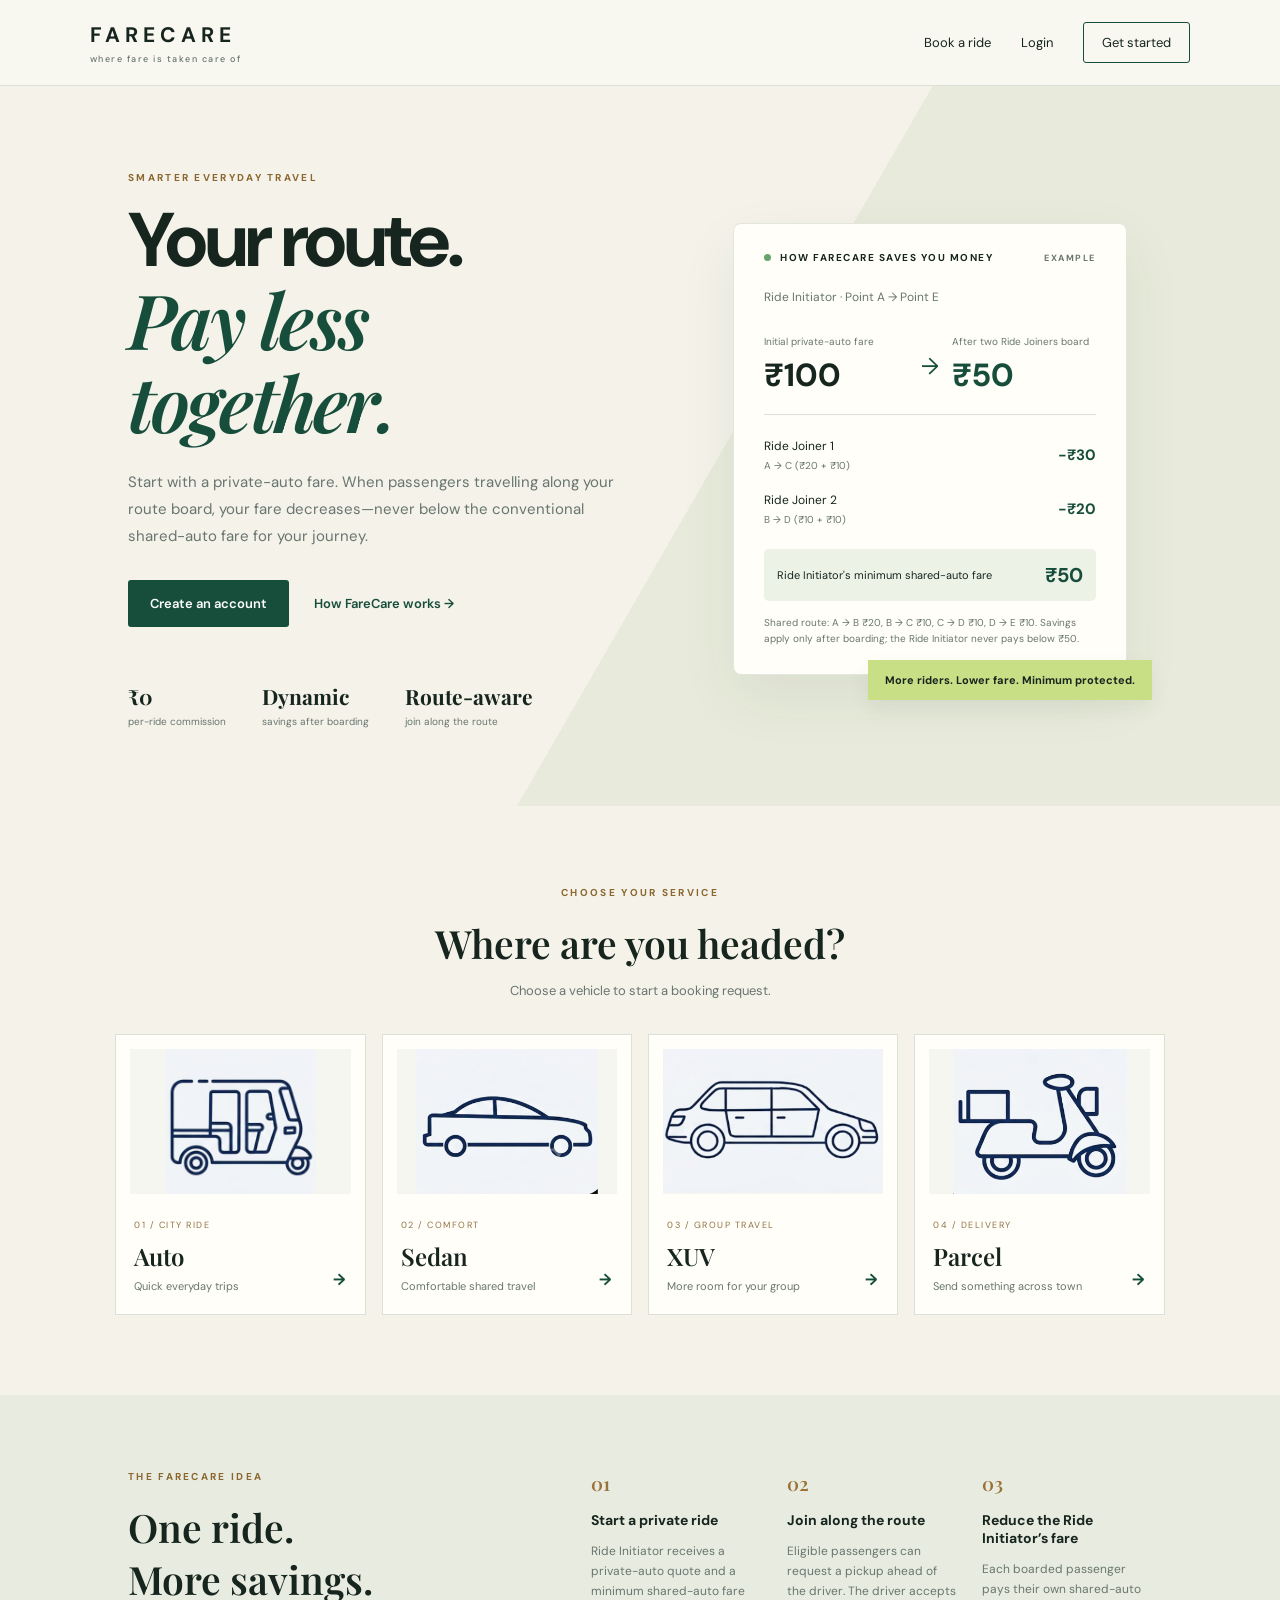
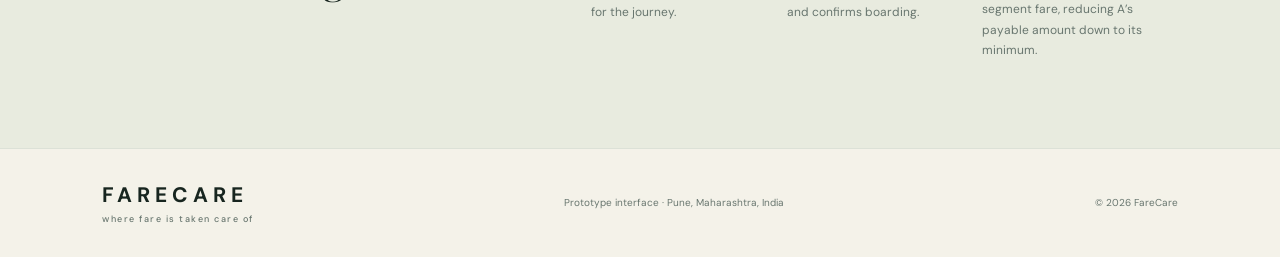
<file: frontend/index.html>
<!doctype html>
<html lang="en">
<head>
  <meta charset="utf-8"><meta name="viewport" content="width=device-width,initial-scale=1">
  <title>FareCare — where fare is taken care of</title>
  <link rel="stylesheet" href="css/style.css">
</head>
<body>
<header class="topbar">
  <a class="brand" href="index.html">FARECARE<span>where fare is taken care of</span></a>
  <nav><a href="#rides">Book a ride</a><a href="login.html">Login</a><a class="nav-cta" href="signup.html">Get started</a></nav>
</header>
<main>
  <section class="hero">
    <div class="hero-copy">
      <p class="eyebrow">SMARTER EVERYDAY TRAVEL</p>
      <h1>Your route.<br><em>Pay less together.</em></h1>
      <p class="lead">Start with a private-auto fare. When passengers travelling along your route board, your fare decreases—never below the conventional shared-auto fare for your journey.</p>
      <div class="hero-actions"><a class="btn" href="signup.html">Create an account</a><a class="text-link" href="#how">How FareCare works →</a></div>
      <div class="hero-stats"><div><strong>₹0</strong><span>per-ride commission</span></div><div><strong>Dynamic</strong><span>savings after boarding</span></div><div><strong>Route-aware</strong><span>join along the route</span></div></div>
    </div>
    <div class="hero-art">
      <div class="route-card fare-story">
        <div class="route-head"><span class="live-dot"></span> HOW FARECARE SAVES YOU MONEY <span class="muted">EXAMPLE</span></div>
        <p class="fare-story-caption">Ride Initiator · Point A → Point E</p>
        <div class="fare-before-after"><div><small>Initial private-auto fare</small><strong>₹100</strong></div><span class="fare-arrow" aria-hidden="true">→</span><div><small>After two Ride Joiners board</small><strong class="fare-reduced">₹50</strong></div></div>
        <div class="fare-joiners"><div><span>Ride Joiner 1 <small>A → C (₹20 + ₹10)</small></span><b>−₹30</b></div><div><span>Ride Joiner 2 <small>B → D (₹10 + ₹10)</small></span><b>−₹20</b></div></div>
        <div class="fare-floor"><span>Ride Initiator's minimum shared-auto fare</span><strong>₹50</strong></div>
        <p class="fare-rule">Shared route: A → B ₹20, B → C ₹10, C → D ₹10, D → E ₹10. Savings apply only after boarding; the Ride Initiator never pays below ₹50.</p>
      </div>
      <div class="floating-note">More riders. Lower fare. Minimum protected.</div>
    </div>
  </section>
  <section id="rides" class="section">
    <div class="section-heading"><p class="eyebrow">CHOOSE YOUR SERVICE</p><h2>Where are you headed?</h2><p>Choose a vehicle to start a booking request.</p></div>
    <div class="vehicle-grid">
      <a class="vehicle-card" href="booking.html?vehicle=auto"><img src="images/Auto.png" alt="Auto rickshaw"><div><span>01 / CITY RIDE</span><h3>Auto</h3><p>Quick everyday trips</p></div><b>→</b></a>
      <a class="vehicle-card" href="booking.html?vehicle=sedan"><img src="images/Sedan.png" alt="Sedan"><div><span>02 / COMFORT</span><h3>Sedan</h3><p>Comfortable shared travel</p></div><b>→</b></a>
      <a class="vehicle-card" href="booking.html?vehicle=xuv"><img src="images/XUV.png" alt="SUV"><div><span>03 / GROUP TRAVEL</span><h3>XUV</h3><p>More room for your group</p></div><b>→</b></a>
      <a class="vehicle-card" href="booking.html?vehicle=parcel"><img src="images/Parcel.png" alt="Parcel delivery"><div><span>04 / DELIVERY</span><h3>Parcel</h3><p>Send something across town</p></div><b>→</b></a>
    </div>
  </section>
  <section id="how" class="how-section"><div><p class="eyebrow">THE FARECARE IDEA</p><h2>One ride.<br>More savings.</h2></div><div class="how-steps"><article><b>01</b><h3>Start a private ride</h3><p>Ride Initiator receives a private-auto quote and a minimum shared-auto fare for the journey.</p></article><article><b>02</b><h3>Join along the route</h3><p>Eligible passengers can request a pickup ahead of the driver. The driver accepts and confirms boarding.</p></article><article><b>03</b><h3>Reduce the Ride Initiator’s fare</h3><p>Each boarded passenger pays their own shared-auto segment fare, reducing A’s payable amount down to its minimum.</p></article></div></section>
</main>
<footer><div class="brand">FARECARE<span>where fare is taken care of</span></div><p>Prototype interface · Pune, Maharashtra, India</p><p>© 2026 FareCare</p></footer>
<script src="js/app.js"></script>
</body></html>
</file>
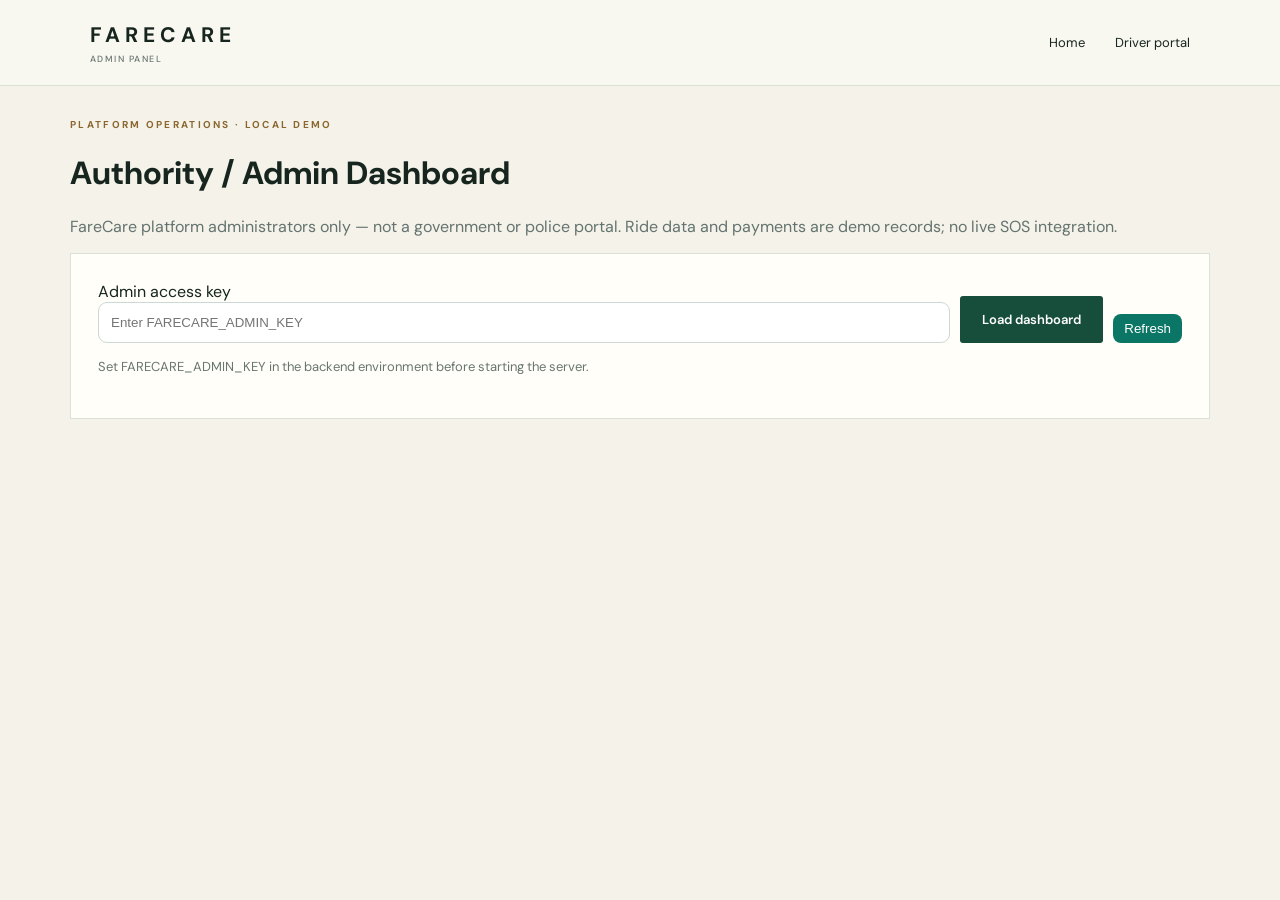
<file: frontend/admin.html>
<!doctype html><html lang="en"><head><meta charset="utf-8"><meta name="viewport" content="width=device-width,initial-scale=1"><title>FareCare · Admin</title><link rel="stylesheet" href="css/style.css"><style>
.admin-shell{max-width:1180px;margin:32px auto;padding:0 20px}.admin-grid{display:grid;grid-template-columns:repeat(auto-fit,minmax(175px,1fr));gap:15px;margin:22px 0}.metric{background:#fff;border:1px solid #dce6e5;border-radius:14px;padding:18px}.metric strong{display:block;font-size:27px;color:#075d51;margin-top:8px}.metric small{color:#576b68}.admin-table{width:100%;border-collapse:collapse;min-width:650px}.admin-table th,.admin-table td{text-align:left;padding:12px;border-bottom:1px solid #e1e9e7;font-size:14px}.admin-table th{background:#edf6f3}.admin-scroll{overflow:auto}.admin-actions{display:flex;gap:10px;flex-wrap:wrap;align-items:end}.admin-actions label{flex:1;min-width:220px}.admin-actions input{width:100%;padding:12px;border:1px solid #cbd8d5;border-radius:9px}.smallbtn{padding:7px 11px;border:0;border-radius:8px;background:#0b7665;color:white;cursor:pointer}.smallbtn.warn{background:#b45309}.status{font-weight:600}.admin-muted{color:#64736f}.admin-error{color:#a52a2a}.admin-ok{color:#08765b}
</style></head><body><header class="topbar"><a class="brand" href="index.html">FARECARE<span>ADMIN PANEL</span></a><nav><a href="index.html">Home</a><a href="driver.html">Driver portal</a></nav></header>
<main class="admin-shell"><p class="eyebrow">PLATFORM OPERATIONS · LOCAL DEMO</p><h1>Authority / Admin Dashboard</h1><p class="admin-muted">FareCare platform administrators only — not a government or police portal. Ride data and payments are demo records; no live SOS integration.</p>
<section class="panel"><div class="admin-actions"><label>Admin access key<input type="password" id="key" autocomplete="off" placeholder="Enter FARECARE_ADMIN_KEY"></label><button class="btn" id="load">Load dashboard</button><button class="smallbtn" id="refresh">Refresh</button></div><p id="notice" aria-live="polite" class="admin-muted">Set FARECARE_ADMIN_KEY in the backend environment before starting the server.</p></section>
<div id="content" hidden><div class="admin-grid" id="metrics"></div><section class="panel" style="margin-bottom:20px"><h2>Driver verification & management</h2><p class="admin-muted">Approvals and suspensions are recorded in the backend. Document verification is not automated.</p><div class="admin-scroll"><table class="admin-table"><thead><tr><th>Driver</th><th>Vehicle</th><th>Status</th><th>Action</th></tr></thead><tbody id="drivers"></tbody></table></div></section>
<section class="panel" style="margin-bottom:20px"><h2>Driver daily fee & payment status</h2><p class="admin-muted">₹15 per approved driver per day · 0% ride commission · 3 missed-payment chances per month · ₹2 penalty after those chances. Records below are from the local backend.</p><div class="admin-grid" id="feeCounts"></div><div class="admin-scroll"><table class="admin-table"><thead><tr><th>Driver</th><th>Payment status</th><th>Charged</th><th>Paid</th><th>Outstanding</th><th>Missed chances used</th><th>Penalty days / amount</th><th>Last payment</th></tr></thead><tbody id="feeDrivers"></tbody></table></div><h3 style="margin-top:22px">Illustrative examples (not database records)</h3><p class="admin-muted">These sample cases are for explaining the fee policy to judges. They are not registered drivers or actual transactions.</p><div class="admin-scroll"><table class="admin-table"><thead><tr><th>Example</th><th>Scenario</th><th>Daily fee</th><th>Missed chances</th><th>Penalty</th><th>Example outstanding</th></tr></thead><tbody><tr><td>Example A</td><td>Paid today's fee</td><td>₹15</td><td>0 / 3</td><td>₹0</td><td>₹0</td></tr><tr><td>Example B</td><td>Today's fee unpaid</td><td>₹15</td><td>1 / 3 used</td><td>₹0</td><td>₹15</td></tr><tr><td>Example C</td><td>Three chances already used; one subsequent penalty day</td><td>₹15</td><td>3 / 3 used</td><td>₹2</td><td>₹17 for that day (plus any earlier dues)</td></tr></tbody></table></div></section>
<section class="panel" style="margin-bottom:20px"><h2>Ride monitoring</h2><p class="admin-muted">Latest 100 database rides. Click Refresh for updates.</p><div class="admin-scroll"><table class="admin-table"><thead><tr><th>Ride</th><th>Pickup → Drop-off</th><th>Status</th><th>Driver ID</th><th>Boarded</th><th>Fare</th></tr></thead><tbody id="rides"></tbody></table></div></section>
<section class="panel"><h2>SOS monitoring</h2><p class="admin-muted">Not connected. Emergency alerts, police notifications, and live location feeds are not implemented. Do not use this panel for real emergencies.</p></section></div></main><script src="js/admin.js"></script></body></html>
</file>
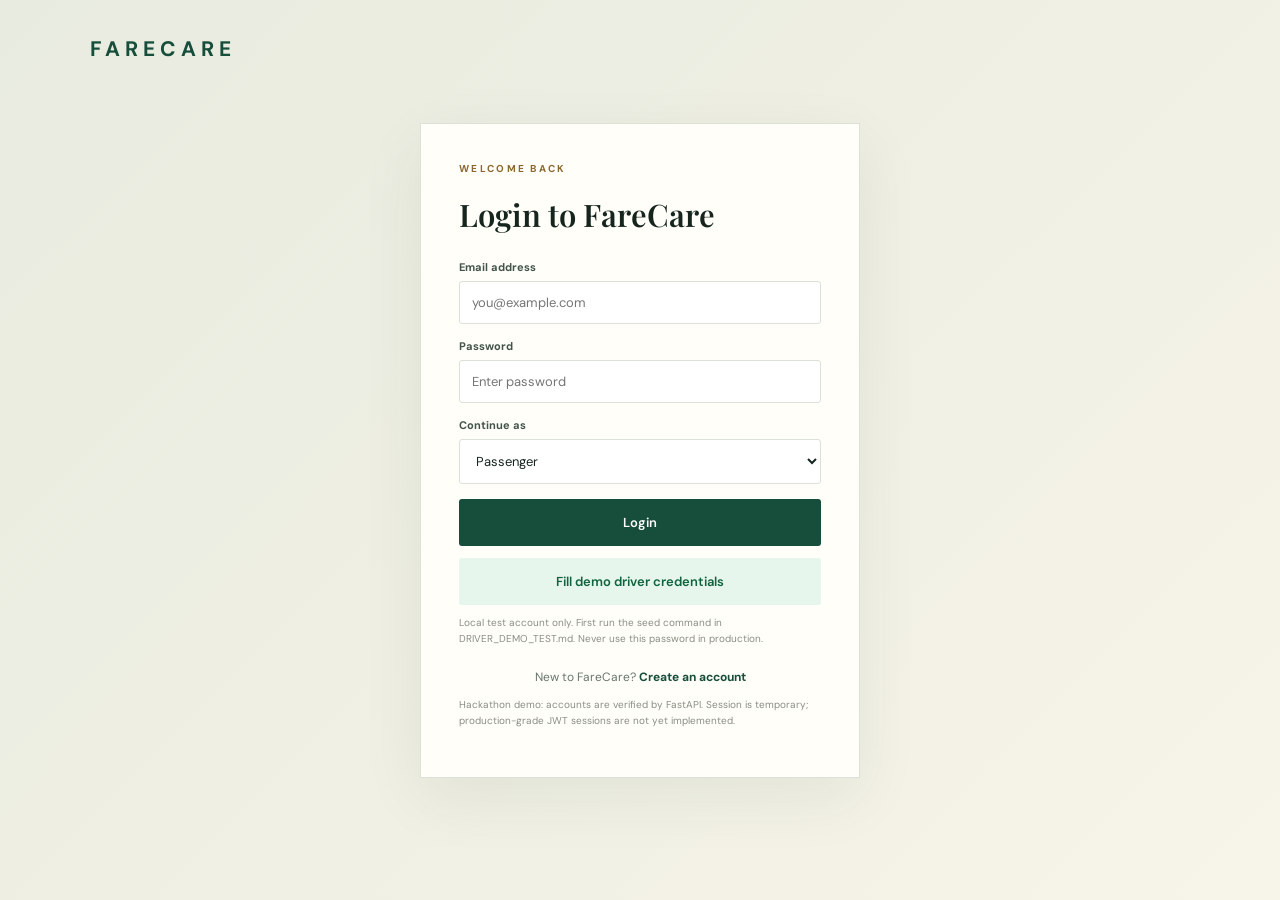
<file: frontend/login.html>
<!doctype html><html lang="en"><head><meta charset="utf-8"><meta name="viewport" content="width=device-width,initial-scale=1"><title>Login — FareCare</title><link rel="stylesheet" href="css/style.css"></head><body class="auth-page">
<a class="auth-brand" href="index.html">FARECARE</a><main class="auth-card"><p class="eyebrow">WELCOME BACK</p><h1>Login to FareCare</h1><form id="loginForm"><label>Email address<input id="email" type="email" required placeholder="you@example.com"></label><label>Password<input id="password" type="password" required minlength="6" placeholder="Enter password"></label><label>Continue as<select id="role"><option value="passenger">Passenger</option><option value="driver">Driver</option></select></label><button class="btn full" type="submit">Login</button></form><button type="button" class="btn full" id="fillDemoDriver" style="margin-top:12px;background:#e6f6ed;color:#11633d">Fill demo driver credentials</button><p class="demo-note">Local test account only. First run the seed command in DRIVER_DEMO_TEST.md. Never use this password in production.</p><p class="form-foot">New to FareCare? <a href="signup.html">Create an account</a></p><p id="message" class="message"></p><p class="demo-note">Hackathon demo: accounts are verified by FastAPI. Session is temporary; production-grade JWT sessions are not yet implemented.</p></main><script src="js/app.js"></script></body></html>
</file>
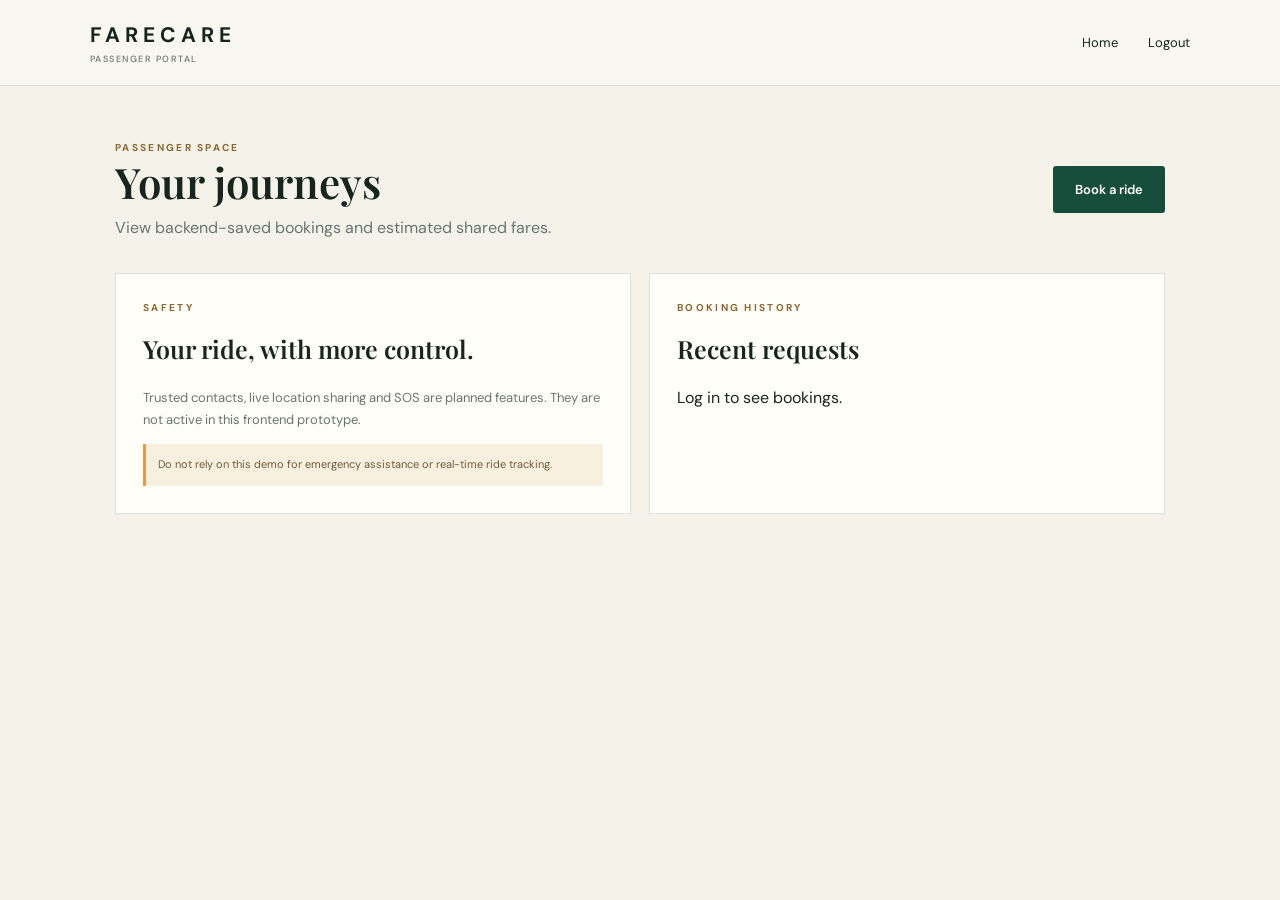
<file: frontend/passenger.html>
<!doctype html><html lang="en"><head><meta charset="utf-8"><meta name="viewport" content="width=device-width,initial-scale=1"><title>Passenger dashboard — FareCare</title><link rel="stylesheet" href="css/style.css"></head><body><header class="topbar"><a class="brand" href="index.html">FARECARE<span>PASSENGER PORTAL</span></a><nav><a href="index.html">Home</a><a href="login.html" id="logout">Logout</a></nav></header><main class="dashboard"><div class="dash-heading"><div><p class="eyebrow">PASSENGER SPACE</p><h1>Your journeys</h1><p class="muted">View backend-saved bookings and estimated shared fares.</p></div><a class="btn" href="index.html#rides">Book a ride</a></div><div class="dashboard-grid"><section class="panel"><p class="eyebrow">SAFETY</p><h2>Your ride, with more control.</h2><p>Trusted contacts, live location sharing and SOS are planned features. They are not active in this frontend prototype.</p><div class="notice">Do not rely on this demo for emergency assistance or real-time ride tracking.</div></section><section class="panel"><p class="eyebrow">BOOKING HISTORY</p><h2>Recent requests</h2><div id="bookingHistory" class="history-list"></div></section></div></main><script src="js/app.js"></script></body></html>
</file>
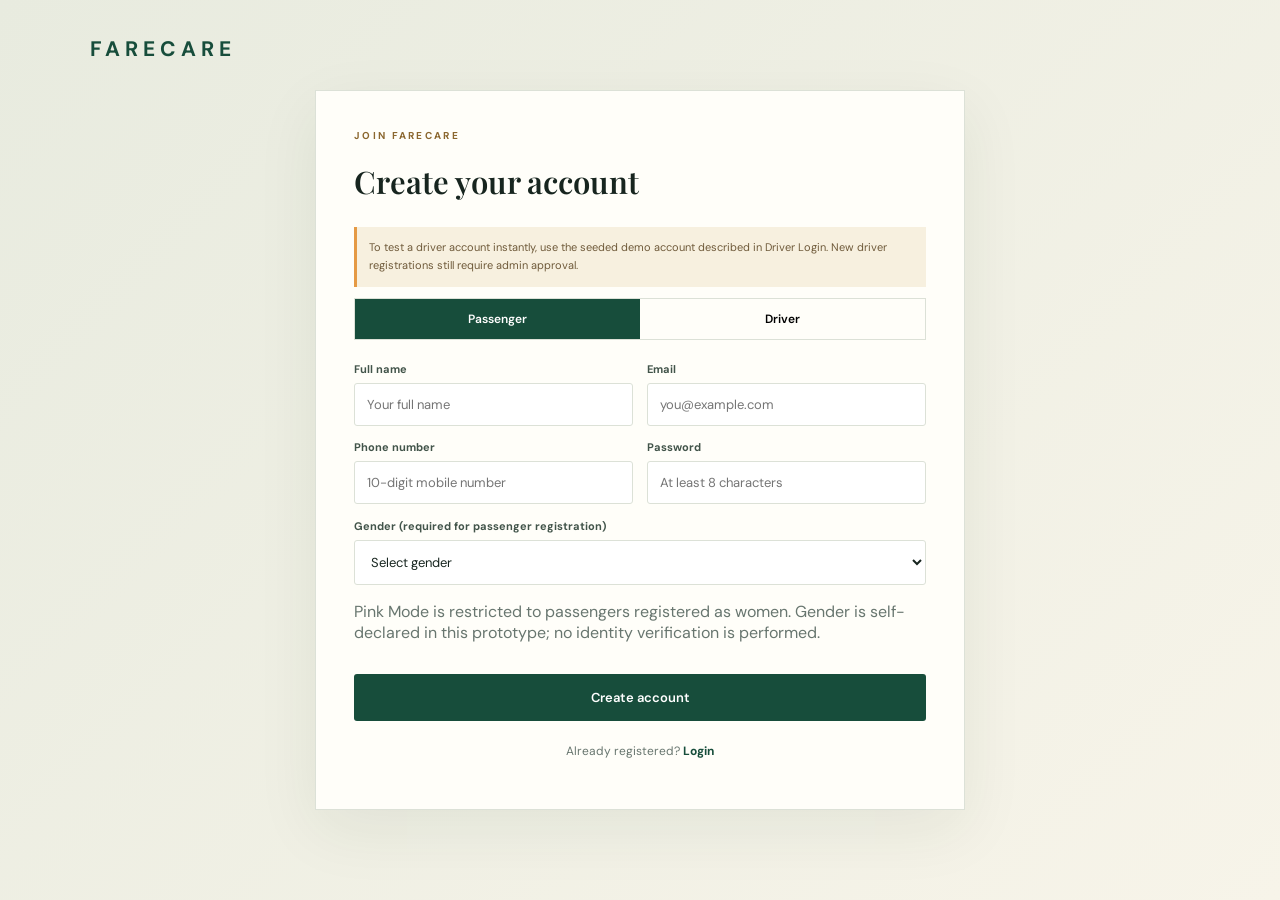
<file: frontend/signup.html>
<!doctype html><html lang="en"><head><meta charset="utf-8"><meta name="viewport" content="width=device-width,initial-scale=1"><title>Sign up — FareCare</title><link rel="stylesheet" href="css/style.css"></head><body class="auth-page">
<a class="auth-brand" href="index.html">FARECARE</a><main class="auth-card wide"><p class="eyebrow">JOIN FARECARE</p><h1>Create your account</h1><p class="notice">To test a driver account instantly, use the seeded demo account described in <a href="login.html">Driver Login</a>. New driver registrations still require admin approval.</p><div class="role-tabs"><button type="button" class="active" data-role="passenger">Passenger</button><button type="button" data-role="driver">Driver</button></div>
<form id="signupForm"><input type="hidden" id="signupRole" value="passenger"><div class="form-grid"><label>Full name<input id="name" required placeholder="Your full name"></label><label>Email<input id="signupEmail" type="email" required placeholder="you@example.com"></label><label>Phone number<input id="phone" type="tel" required pattern="[0-9]{10}" placeholder="10-digit mobile number"></label><label>Password<input id="signupPassword" type="password" required minlength="8" placeholder="At least 8 characters"></label></div>
<div id="passengerGender"><label>Gender (required for passenger registration)<select id="signupGender" required><option value="">Select gender</option><option value="woman">Woman</option><option value="man">Man</option><option value="nonbinary">Non-binary</option><option value="prefer_not_to_say">Prefer not to say</option></select></label><p class="muted">Pink Mode is restricted to passengers registered as women. Gender is self-declared in this prototype; no identity verification is performed.</p></div>
<div id="driverFields" hidden><hr><h3>Driver verification details</h3><p class="muted">For this prototype, document numbers are collected as placeholders only. Do not upload real identity documents to this demo.</p><div class="form-grid"><label>Driving licence number<input id="licence" placeholder="Driving licence number"></label><label>Vehicle registration<input id="vehicleReg" placeholder="Vehicle registration number"></label><label>Vehicle category<select id="vehicleType"><option>Auto</option><option>Sedan</option><option>XUV</option></select></label></div><p class="notice">Driver accounts require admin approval before going online. Phone OTP and secure document verification must be connected before production.</p></div>
<button class="btn full" type="submit">Create account</button></form><p class="form-foot">Already registered? <a href="login.html">Login</a></p><p id="message" class="message"></p></main><script src="js/app.js"></script></body></html>
</file>
<file: frontend/css/style.css>
@import url('https://fonts.googleapis.com/css2?family=DM+Sans:wght@400;500;600;700&family=Playfair+Display:ital,wght@0,600;0,700;1,600;1,700&display=swap');
:root{--ink:#17251f;--muted:#68766f;--paper:#f4f2e9;--white:#fffef9;--green:#174d3b;--lime:#c9df86;--line:#dce1d7;--orange:#e59a45}
*{box-sizing:border-box}html{scroll-behavior:smooth}body{margin:0;background:var(--paper);color:var(--ink);font-family:'DM Sans',Arial,sans-serif}a{color:inherit;text-decoration:none}.topbar{height:86px;padding:0 7vw;display:flex;align-items:center;justify-content:space-between;border-bottom:1px solid var(--line);background:#f8f7f0}.brand,.auth-brand{font-size:21px;letter-spacing:5px;font-weight:700}.brand span{display:block;font-size:9px;letter-spacing:1.5px;color:var(--muted);font-weight:500;margin-top:4px}.topbar nav{display:flex;gap:30px;align-items:center;font-size:13px}.topbar nav a:hover,.text-link:hover{color:#a55e19}.nav-cta{border:1px solid var(--green);padding:11px 18px;border-radius:3px}.hero{padding:85px 10vw 78px;display:grid;grid-template-columns:1.05fr .95fr;gap:7vw;align-items:center;background:linear-gradient(120deg,#f4f2e9 55%,#e8ebdb 55%)}.eyebrow{font-size:10px;letter-spacing:2.3px;font-weight:700;color:#8b672f;margin:0 0 18px}.hero h1,.booking-intro h1{font-size:clamp(48px,6vw,76px);line-height:1.02;letter-spacing:-3px;margin:0 0 22px}.hero h1 em,.booking-intro h1 em{font-family:'Playfair Display',serif;color:var(--green);font-weight:600}.lead{max-width:490px;color:var(--muted);line-height:1.8;font-size:15px}.hero-actions{display:flex;align-items:center;gap:25px;margin-top:30px}.btn{display:inline-flex;align-items:center;justify-content:center;background:var(--green);color:white;border:0;padding:15px 22px;font:600 13px 'DM Sans';border-radius:3px;cursor:pointer}.btn:hover{background:#23664d}.text-link,.back-link{font-size:13px;font-weight:600;color:var(--green)}.hero-stats{display:flex;gap:36px;margin-top:55px}.hero-stats div{display:grid;gap:5px}.hero-stats strong{font:700 21px 'Playfair Display'}.hero-stats span{font-size:10px;color:var(--muted)}.hero-art{position:relative;padding:25px}.route-card{background:var(--white);padding:27px 30px;border:1px solid #e3e6dc;box-shadow:0 22px 60px #223a2412;border-radius:8px}.route-head{font-size:10px;letter-spacing:1.5px;font-weight:700;display:flex;align-items:center;gap:9px}.muted{color:var(--muted)}.route-head .muted{margin-left:auto;font-size:9px}.live-dot{width:7px;height:7px;background:#67a36d;border-radius:50%}.route-line{margin:35px 0 35px 6px;border-left:1px dashed #b5c6b6;padding-left:23px;display:grid;gap:25px}.stop{display:flex;gap:14px;align-items:center;position:relative}.stop b{position:absolute;left:-29px;width:10px;height:10px;border:2px solid var(--green);background:white;border-radius:50%}.stop strong,.stop small{display:block}.stop strong{font-size:12px}.stop small{font-size:10px;color:var(--muted);margin-top:4px}.split-preview{background:#f2f5eb;padding:18px;border-radius:5px}.split-preview>span{font-size:10px;color:var(--muted)}.split-preview>strong{float:right;font-size:23px}.split-preview>strong small{font-size:10px;color:var(--muted)}.split-bars{display:flex;gap:4px;margin-top:16px}.split-bars i{height:7px;background:#2f7655;border-radius:8px;flex:4}.split-bars i:nth-child(2){background:#a5bd70;flex:3}.split-bars i:nth-child(3){background:#e5ad62;flex:2}.split-preview p{font-size:10px;color:var(--muted);margin-bottom:0}.floating-note{position:absolute;right:0;bottom:0;background:var(--lime);padding:13px 17px;font-size:11px;font-weight:700;box-shadow:0 8px 20px #223a2410}.section{padding:80px 9vw}.section-heading{text-align:center;margin-bottom:35px}.section-heading h2,.how-section h2{font:600 39px 'Playfair Display';margin:0 0 10px}.section-heading>p:last-child{font-size:13px;color:var(--muted)}.vehicle-grid{display:grid;grid-template-columns:repeat(4,1fr);gap:16px}.vehicle-card{background:var(--white);border:1px solid var(--line);padding:14px;position:relative;transition:.2s}.vehicle-card:hover{transform:translateY(-4px);box-shadow:0 12px 30px #1b332012}.vehicle-card img{width:100%;height:145px;object-fit:contain;background:#f6f6f0}.vehicle-card div{padding:13px 4px 7px}.vehicle-card span{font-size:9px;letter-spacing:1.5px;color:#927345}.vehicle-card h3{font:600 24px 'Playfair Display';margin:7px 0}.vehicle-card p{font-size:11px;color:var(--muted);margin:0}.vehicle-card>b{position:absolute;right:20px;bottom:24px;color:var(--green)}.how-section{padding:75px 10vw;background:#e8ebdf;display:grid;grid-template-columns:.8fr 1.2fr;gap:7vw}.how-steps{display:grid;grid-template-columns:repeat(3,1fr);gap:25px}.how-steps article>b{font:600 19px 'Playfair Display';color:#9a7136}.how-steps h3{font-size:14px;margin:15px 0 8px}.how-steps p{font-size:12px;line-height:1.7;color:var(--muted)}footer{padding:32px 8vw;display:flex;align-items:center;justify-content:space-between;border-top:1px solid var(--line)}footer p{font-size:10px;color:var(--muted)}.auth-page{min-height:100vh;display:grid;place-items:center;padding:35px 18px;background:linear-gradient(135deg,#e8ebdf,#f7f4e9)}.auth-brand{position:absolute;top:35px;left:7vw;color:var(--green)}.auth-card{width:min(440px,100%);background:var(--white);padding:38px;border:1px solid var(--line);box-shadow:0 20px 60px #1a392012}.auth-card.wide{width:min(650px,100%)}.auth-card h1{font:600 31px 'Playfair Display';margin:0 0 25px}.auth-card form,.form-panel form{display:grid;gap:15px}.auth-card label,.form-panel label{display:grid;gap:7px;font-size:11px;font-weight:700;color:#42544a}.auth-card input,.auth-card select,.form-panel input,.form-panel select,.form-panel textarea{width:100%;padding:12px;border:1px solid var(--line);background:#fff;font:13px 'DM Sans';border-radius:3px;color:var(--ink)}.full{width:100%}.form-foot{font-size:12px;color:var(--muted);text-align:center;margin:22px 0 0}.form-foot a{color:var(--green);font-weight:700}.demo-note,.tiny{font-size:10px;line-height:1.6;color:#8a8e83}.message{font-size:12px;color:var(--green);line-height:1.5}.message.error{color:#b33b2d}.role-tabs{display:flex;border:1px solid var(--line);margin-bottom:22px}.role-tabs button{flex:1;padding:12px;border:0;background:transparent;font:600 12px 'DM Sans';cursor:pointer}.role-tabs button.active{background:var(--green);color:white}.form-grid{display:grid;grid-template-columns:1fr 1fr;gap:14px}.notice{padding:12px;background:#f7f0df;border-left:3px solid var(--orange);font-size:11px;line-height:1.6;color:#6f5a3a}.booking-layout{display:grid;grid-template-columns:1fr 1fr;gap:8vw;padding:65px 10vw;max-width:1300px;margin:auto}.booking-intro>p:not(.eyebrow){max-width:370px;color:var(--muted);font-size:14px;line-height:1.8}.booking-image{margin-top:35px;background:#e9ecdf;max-width:400px;height:230px;display:grid;place-items:center}.booking-image img{max-width:90%;max-height:90%;object-fit:contain}.form-panel{background:var(--white);border:1px solid var(--line);padding:30px}.form-panel h2,.panel h2{font:600 25px 'Playfair Display';margin:0 0 22px}.back-link{display:inline-block;margin-top:20px}.dashboard{padding:55px 9vw;max-width:1400px;margin:auto}.dash-heading{display:flex;align-items:center;justify-content:space-between;margin-bottom:35px}.dash-heading h1{font:600 42px 'Playfair Display';margin:0 0 7px}.dash-heading p{margin:0}.dashboard-grid,.billing-grid{display:grid;grid-template-columns:1fr 1fr;gap:18px}.panel{background:var(--white);border:1px solid var(--line);padding:27px;margin-bottom:18px}.panel>p:not(.eyebrow){font-size:13px;line-height:1.7;color:var(--muted)}.status-pill{font-size:9px;letter-spacing:1px;padding:9px 12px;background:#f5eedc;color:#856331}.balance{font:700 52px 'Playfair Display';margin:12px 0}.grace-track{height:8px;background:#e9ede4;border-radius:10px;margin:18px 0;overflow:hidden}.grace-track i{display:block;height:100%;background:#9cb76e;width:0;transition:.2s}.panel-heading{display:flex;justify-content:space-between;align-items:center}.panel-heading h2{margin-bottom:0}.ledger-row,.history-item{display:flex;justify-content:space-between;gap:15px;padding:14px 0;border-bottom:1px solid var(--line);font-size:12px}.ledger-row small,.history-item small{display:block;color:var(--muted);font-size:10px;margin-top:5px}.history-item span{font-size:10px;color:var(--muted);white-space:nowrap}@media(max-width:850px){.hero{grid-template-columns:1fr;padding:65px 7vw}.hero-art{max-width:520px}.vehicle-grid{grid-template-columns:repeat(2,1fr)}.how-section{grid-template-columns:1fr}.booking-layout{grid-template-columns:1fr;padding:40px 6vw}.booking-image{display:none}.topbar{padding:0 5vw}.topbar nav{gap:13px}.dashboard{padding:40px 5vw}}@media(max-width:560px){.topbar{height:auto;min-height:75px;align-items:flex-start;padding-top:18px;padding-bottom:15px;gap:15px}.topbar nav{font-size:10px;gap:10px;flex-wrap:wrap;justify-content:flex-end}.brand{font-size:16px;letter-spacing:3px}.hero h1{font-size:52px}.hero-stats{gap:17px}.hero-stats strong{font-size:17px}.vehicle-grid{gap:9px}.vehicle-card img{height:100px}.vehicle-card h3{font-size:20px}.how-steps{grid-template-columns:1fr;gap:10px}.form-grid,.dashboard-grid,.billing-grid{grid-template-columns:1fr}.auth-card{padding:26px}.auth-brand{top:18px}.dash-heading{align-items:flex-start;gap:15px;flex-direction:column}footer{align-items:flex-start;gap:10px;flex-direction:column}}

/* Common-stop pin and segment fare schematic */
.corridor-example{display:flex;flex-wrap:wrap;align-items:center;gap:8px}.corridor-example-btn{background:#e8ebdf;color:var(--green);border:1px solid #b9cbb9;border-radius:4px;padding:10px 12px;cursor:pointer;font-weight:700;font-size:12px}.corridor-panel{background:#f4f7ef;border:1px solid #cddbc9;padding:20px;margin:8px 0 14px}.corridor-panel[hidden]{display:none}.corridor-panel h3{font:600 22px 'Playfair Display',serif;margin:0 0 8px}.corridor-intro{font-size:11px;color:var(--muted);line-height:1.6;margin:0 0 20px}.corridor-stops{display:grid;gap:0}.corridor-stop{display:flex;gap:14px;position:relative;min-height:85px}.corridor-stop:not(:last-child):before{content:"";position:absolute;top:25px;bottom:-4px;left:12px;border-left:2px dashed #8ba994}.corridor-pin{display:grid;place-items:center;flex:0 0 26px;width:26px;height:26px;background:var(--green);border:3px solid #d7e7d4;color:#fff;border-radius:50%;font-size:11px;font-weight:700;z-index:1}.corridor-stop-body{flex:1;padding-bottom:14px}.corridor-stop-body>strong{font-size:12px;display:block;padding-top:4px}.corridor-stop-body>small{display:block;margin-top:6px;font-size:11px;color:var(--muted)}.corridor-segment{margin:12px 0 0;padding:10px 12px;display:flex;justify-content:space-between;gap:10px;align-items:center;background:#fff;border:1px solid #e1e8df;font-size:11px;color:#66756b}.corridor-segment b{white-space:nowrap;color:#174d3b;font-size:13px}.corridor-summary{display:flex;flex-wrap:wrap;justify-content:space-between;align-items:center;gap:7px;background:#e3eddd;padding:13px;font-size:12px}.corridor-summary strong{font-size:21px;color:var(--green)}.corridor-summary small{width:100%;font-size:10px;color:#68766f}.corridor-panel>.tiny{margin:12px 0 0}

/* FareCare: square vehicle art and square map in left booking column */
.booking-layout{grid-template-columns:minmax(0,1fr) minmax(0,1fr);gap:clamp(24px,5vw,75px);align-items:start}
.booking-intro,.form-panel{min-width:0}
.booking-image{margin-top:35px;background:#e9ecdf;max-width:400px;height:230px;display:grid;place-items:center;border-radius:0;overflow:visible}
.booking-image img{width:100%;height:100%;max-width:100%;max-height:100%;object-fit:contain;padding:18px}
.booking-intro>.corridor-panel{width:min(100%,400px);max-width:400px;margin-top:24px;overflow:hidden;border-radius:12px}
#farecareMap{width:100%;height:auto;aspect-ratio:1/1;min-height:0;border-radius:12px;background:#e5e7eb;margin-top:12px;position:relative;overflow:hidden;isolation:isolate;z-index:0}
#farecareMap .leaflet-container{width:100%;height:100%;overflow:hidden}
#farecareMap .leaflet-pane,#farecareMap .leaflet-map-pane{position:absolute}
#nearbyPoints{overflow-wrap:anywhere;margin-top:10px}
@media(max-width:850px){.booking-layout{grid-template-columns:1fr}.booking-image{display:grid}.booking-intro>.corridor-panel{width:min(100%,400px)}}

/* Keep the original auto illustration unchanged; map stays below it. */
.booking-image img{max-width:90%;max-height:90%;object-fit:contain}
#farecareMap{width:100%;aspect-ratio:1/1;height:auto;overflow:hidden;position:relative;isolation:isolate;border-radius:12px}
#farecareMap .leaflet-container{width:100%;height:100%}
@media(max-width:850px){.booking-image{display:grid}}

/* Map containment: explicit height prevents Leaflet tiles from escaping the card. */
.booking-intro{min-width:0}
.booking-intro>.corridor-panel{box-sizing:border-box;max-width:400px;width:100%;min-width:0;overflow:hidden}
.map-viewport{width:100%;max-width:100%;aspect-ratio:1/1;position:relative;overflow:hidden;contain:layout paint;isolation:isolate;border-radius:10px;margin-top:12px;background:#e5e7eb}
#farecareMap{display:block!important;position:absolute!important;inset:0!important;width:100%!important;height:100%!important;min-width:0!important;max-width:100%!important;max-height:100%!important;aspect-ratio:auto!important;margin:0!important;overflow:hidden!important;z-index:0}
#farecareMap .leaflet-pane,#farecareMap .leaflet-map-pane,#farecareMap .leaflet-tile-pane{position:absolute!important}
#farecareMap .leaflet-tile{position:absolute!important;max-width:none!important;max-height:none!important}
.ride-kind{border:1px solid #cddbc9;padding:12px;display:grid;gap:10px;min-width:0}
.ride-kind legend{font-weight:700;font-size:12px}
.form-panel .ride-kind label{display:flex;align-items:center;gap:8px;font-size:12px}
.form-panel .ride-kind input{width:auto}
.location-pickup{display:grid;gap:7px}
.location-pickup .btn{justify-self:start}

/* Strictly isolate Leaflet tiles; never alter the vehicle image. */
.booking-intro,.corridor-panel,.map-viewport{min-width:0;max-width:100%}
.map-viewport{display:block!important;position:relative!important;width:100%!important;aspect-ratio:1/1!important;overflow:hidden!important;contain:strict!important;isolation:isolate!important;z-index:0!important}
.map-viewport #farecareMap{position:absolute!important;inset:0!important;width:100%!important;height:100%!important;max-width:100%!important;overflow:hidden!important;isolation:isolate!important}
#farecareMap .leaflet-container{position:relative!important;width:100%!important;height:100%!important;overflow:hidden!important}
#farecareMap .leaflet-pane,#farecareMap .leaflet-map-pane,#farecareMap .leaflet-tile-pane{position:absolute!important}
#farecareMap img.leaflet-tile{position:absolute!important;max-width:none!important;max-height:none!important}
@media(max-width:850px){.booking-image{display:grid!important}}

/* Corrected homepage: initiator fare decreases only after passengers board. */
.fare-story-caption{font-size:12px;color:var(--muted);margin:25px 0 12px}
.fare-before-after{display:grid;grid-template-columns:1fr auto 1fr;align-items:center;gap:13px;padding:18px 0;border-bottom:1px solid var(--line)}
.fare-before-after>div{display:grid;gap:6px}.fare-before-after small{font-size:10px;color:var(--muted)}.fare-before-after strong{font-size:32px;color:var(--ink)}.fare-before-after .fare-reduced{color:var(--green)}.fare-arrow{font-size:23px;color:var(--green)}
.fare-joiners{padding:13px 0}.fare-joiners>div{display:flex;align-items:center;justify-content:space-between;gap:12px;padding:10px 0;font-size:12px}.fare-joiners small{display:block;color:var(--muted);font-size:10px;margin-top:5px}.fare-joiners b{color:var(--green);font-size:15px;white-space:nowrap}
.fare-floor{background:#edf2e6;border-radius:5px;padding:13px;display:flex;align-items:center;justify-content:space-between;gap:10px;font-size:11px}.fare-floor strong{font-size:20px;color:var(--green)}.fare-rule{font-size:10px;line-height:1.6;color:var(--muted);margin:14px 0 0}
@media(max-width:560px){.fare-before-after strong{font-size:25px}.hero-art{padding:12px}.route-card{padding:22px}.floating-note{position:static;margin:8px 0 0 auto;width:max-content;max-width:100%}}

/* Visible, tappable colored FareCare map pins */
#farecareMap .farecare-pin{background:transparent!important;border:0!important;filter:drop-shadow(0 3px 3px rgba(0,0,0,.28));cursor:pointer}
#farecareMap .farecare-pin svg{display:block;width:34px;height:44px;max-width:none!important;max-height:none!important}
.farecare-pin-list{display:flex;flex-wrap:wrap;gap:8px;margin-top:12px}
.farecare-pin-button{display:inline-flex;align-items:center;gap:7px;border:1px solid #cbd5e1;border-radius:999px;padding:7px 11px;background:#fff;color:#16312d;font:inherit;font-size:12px;cursor:pointer}
.farecare-pin-button:hover,.farecare-pin-button:focus-visible{border-color:#0d9488;background:#ecfdf5;outline-offset:2px}
.farecare-pin-dot{width:12px;height:12px;border:2px solid white;box-shadow:0 0 0 1px #94a3b8;border-radius:50%;flex:none}

/* Driver-specific mock payment QR. Not linked to any UPI account. */
.demo-payment-qr{float:right;width:160px;max-width:38vw;margin:0 0 16px 16px;padding:12px;background:#fff;border:1px solid #d7e0d7;border-radius:12px;text-align:center;box-shadow:0 3px 14px #173e2a12}.demo-payment-qr strong{display:block;font-size:13px;color:#164d3a}.demo-payment-qr img{display:block;width:130px;max-width:100%;margin:8px auto}.demo-payment-qr small{display:block;color:#a33d2e;font-size:10px;line-height:1.4}@media(max-width:520px){.demo-payment-qr{float:none;margin:0 0 16px auto}}

/* Accessible demo QR enlargement */
.demo-qr-trigger{display:block;padding:0;border:0;background:transparent;cursor:zoom-in;max-width:100%}
.demo-qr-trigger img{display:block;max-width:100%}
.demo-qr-trigger:focus-visible,.demo-qr-close:focus-visible{outline:3px solid #0b6b56;outline-offset:3px}
.demo-qr-dialog{border:0;border-radius:18px;padding:24px;max-width:min(92vw,540px);width:100%;text-align:center;box-shadow:0 20px 65px #0006;color:#153d32;background:#fff}
.demo-qr-dialog::backdrop{background:rgba(0,0,0,.75)}
.demo-qr-dialog img{display:block;width:min(75vw,420px);height:auto;max-height:65vh;margin:18px auto;image-rendering:pixelated}
.demo-qr-close{display:block;margin-left:auto;padding:10px 14px;border-radius:8px;background:#174f3d;color:#fff;border:0;cursor:pointer}
.demo-qr-dialog p{font-size:14px;font-weight:600}
</file>
